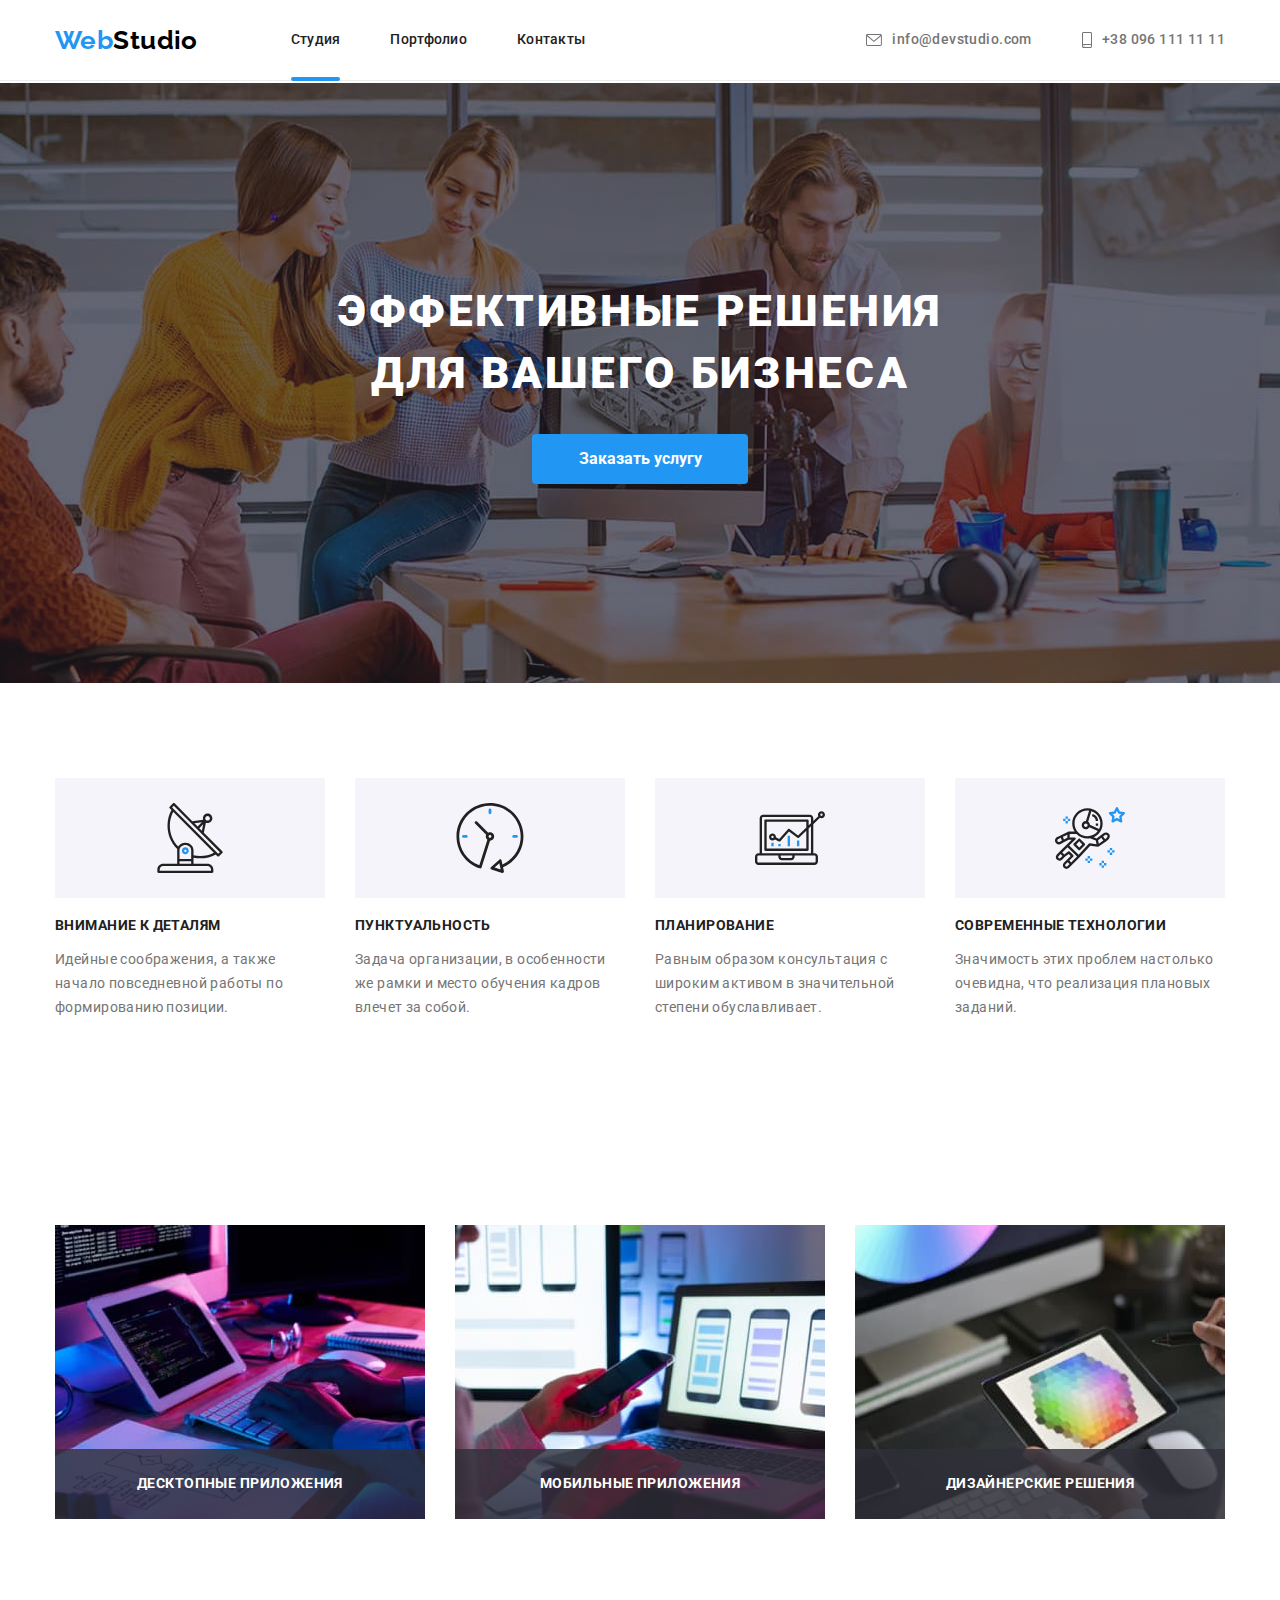
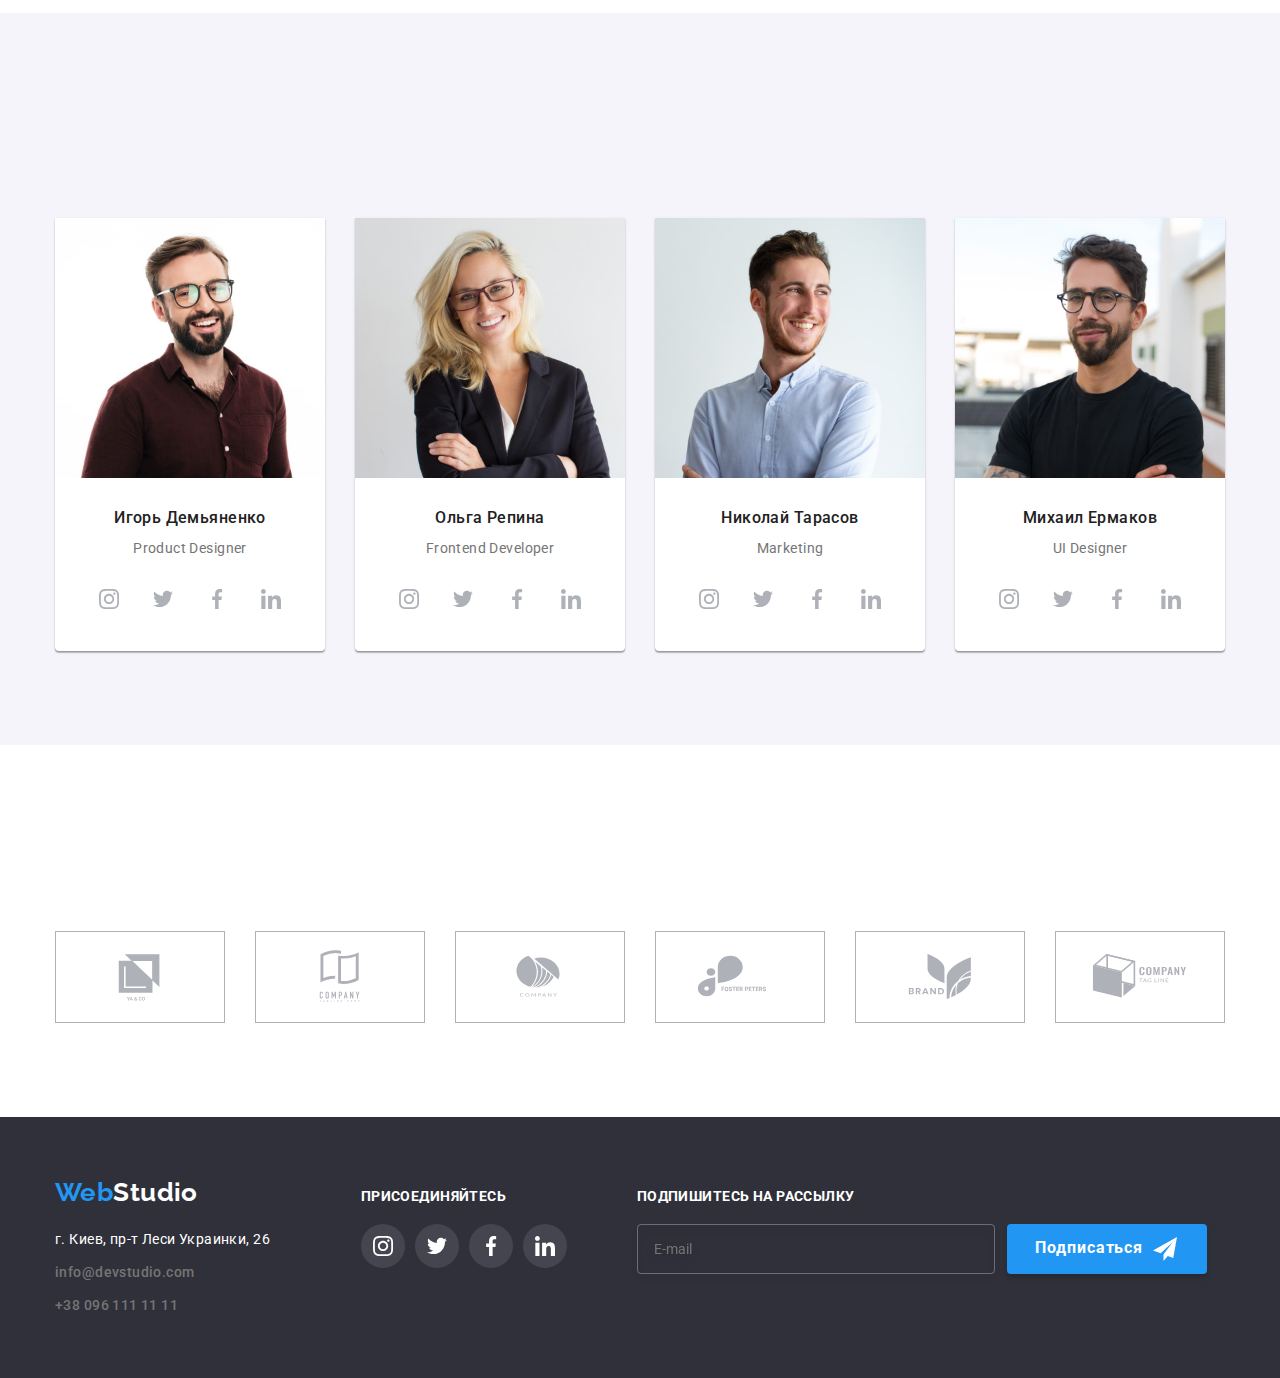
<file: index.html>
<!DOCTYPE html>
<html lang="ru">
<head>
    <meta charset="UTF-8">
    <meta http-equiv="X-UA-Compatible" content="IE=edge">
    <meta name="viewport" content="width=device-width, initial-scale=1.0">
    <title>Document</title>
    <link rel="preconnect" href="https://fonts.googleapis.com">
    <link rel="preconnect" href="https://fonts.gstatic.com" crossorigin>
    <link href="https://fonts.googleapis.com/css2?family=Raleway:wght@700&family=Roboto:wght@400;500;700;900&display=swap" rel="stylesheet">
    <link rel="stylesheet" href="https://cdnjs.cloudflare.com/ajax/libs/modern-normalize/1.1.0/modern-normalize.min.css">
    <link rel="stylesheet" href="https://cdnjs.cloudflare.com/ajax/libs/animate.css/4.1.1/animate.min.css" />
    <link href="https://unpkg.com/aos@2.3.1/dist/aos.css" rel="stylesheet">
    <link rel="stylesheet" href="./css/styles.css">
    <link rel="stylesheet" href="./css/main.min.css">
</head>
<body>
    <header class="header">
        <div class="container">
            <nav class="navigation"><a href="./index.html" class="logo">Web<span class="logo__two">Studio</span></a>
                <ul class="header__list">
                    <li class="header__list-item"><a href="./index.html" class="header__buttons current">Студия</a></li>
                    <li class="header__list-item"><a href="./portfolio.html" class="header__buttons">Портфолио</a></li>
                    <li class="header__list-item"><a href="#" class="header__buttons">Контакты</a></li>
                </ul>
            </nav>
                <ul class="header__list-two">
                    <li class="header__list-two-item"><a href="mailto:info@devstudio.com" class="email"><svg class="email-envelope" width="16" height="12"><use href="./images/icons.svg#icon-envelope"></use></svg>info@devstudio.com</a></li>
                    <li class="phone-contacts"><a href="tel:+380961111111" class="phone"><svg class="smartphone" width="10" height="16">
                        <use href="./images/icons.svg#icon-smartphone"></use>
                    </svg>+38 096 111 11 11</a></li>
                </ul>
        </div>
    </header>
    
    <main>
        <section class="hero">
            <div class="container hero__container">
                <h1 class="decidions">Эффективные решения для вашего бизнеса</h1>
                <button type="button" class="order__button btn" data-modal-open>Заказать услугу</button>
            </div>
        </section>
        <section class="particular-qualities">
            <div class="container">
                <h2 class="our-qualities visually-hidden">Наши особенности</h2>
                <ul class="our-qualities__list">
                    <li class="our-qualities__list-item">
                        <div class="antenna__background">
                            <svg class="antenna" width="70" height="70"><use href="./images/icons.svg#icon-antenna"></use></svg>
                        </div>
                        <div>
                            <h3 class="our-special-quality">Внимание к деталям</h3>
                            <p class="our-qualities__text">Идейные соображения, а также начало повседневной работы по формированию позиции.</p>
                        </div>
                    </li>
                    <li class="our-qualities__list-item">
                        <div class="clock__background"><svg class="clock" width="70" height="70"><use href="./images/icons.svg#icon-clock"></use></svg></div>
                        <div>
                            <h3 class="our-special-quality">Пунктуальность</h3>
                            <p class="our-qualities__text">Задача организации, в особенности же рамки и место обучения кадров влечет за собой.</p>
                        </div>
                    </li>
                    <li class="our-qualities__list-item">
                        <div class="diagram__background"><svg class="diagram" width="70" height="70"><use href="./images/icons.svg#icon-diagram"></use></svg></div>
                        <div>
                            <h3 class="our-special-quality">Планирование</h3>
                            <p class="our-qualities__text">Равным образом консультация с широким активом в значительной степени обуславливает.</p>
                        </div>
                    </li>
                    <li>
                        <div class="astronaut__background"><svg class="astronaut" width="70" height="70"><use href="./images/icons.svg#icon-astronaut"></use></svg></div>
                        <div>
                            <h3 class="our-special-quality">Современные технологии</h3>
                            <p class="our-qualities__text">Значимость этих проблем настолько очевидна, что реализация плановых заданий.</p>
                        </div>
                    </li>

                </ul>

            </div>
        </section>

        <section class="what-we-do__section">
            <div class="container">
                <h2 class="what-we-do" data-aos="zoom-in">Чем мы занимаемся</h2>
                <ul class="what-we-do__list">
                    <li class="what-we-do__photo">
                        <div class="what-we-do__div">
                            <img src="./images/img1.jpg" alt="Человек работает с ноутбуком" width="370" height="294">
                            <p class="what-we-do__wrap">Десктопные приложения</p>
                        </div>
                    </li>
                    <li class="what-we-do__photo">
                        <div class="what-we-do__div">
                            <img src="./images/img7.jpg" alt="Человек работает с телефоном" width="370" height="294">
                            <p class="what-we-do__wrap">Мобильные приложения</p>
                        </div>
                    </li>
                    <li class="what-we-do__photo">
                        <div class="what-we-do__div">
                            <img src="./images/img6.jpg" alt="Человек работает с планшетом" width="370" height="294">
                            <p class="what-we-do__wrap">Дизайнерские решения</p>
                        </div>
                    </li>
                </ul>
            </div>
        </section>

        <section class="team">
            <div class="container">
            <h2 class="our-team" data-aos="zoom-in">Наша команда</h2>
            <ul class="team__list">
                <li class="team__member">
                    <img src="./images/img2.jpg" alt="Улыбающийся мужчина в очках с бородой" width="270" height="260">
                    <div class="name-role">
                        <h3 class="name-surname">Игорь Демьяненко</h3>
                        <p class="role">Product Designer</p>
                        <ul class="media-item__list">
                            <li class="social-media"><a href="" class="media-item media-item-footer"><svg class="instagram" width="20" height="20"><use href="./images/icons.svg#icon-instagram"></use></svg></a></li>
                            <li class="social-media"><a href="" class="media-item media-item-footer"><svg class="twitter" width="20" height="20"><use href="./images/icons.svg#icon-twitter"></use></svg></a></li>
                            <li class="social-media"><a href="" class="media-item media-item-footer"><svg class="facebook" width="20" height="20"><use href="./images/icons.svg#icon-facebook"></use></svg></a></li>
                            <li class="social-media"><a href="" class="media-item media-item-footer"><svg class="linkedin" width="20" height="20"><use href="./images/icons.svg#icon-linkedin"></use></svg></a></li>
                        </ul>
                    </div>
                </li>

                <li class="team__member">
                    <img src="./images/img3.jpg" alt="Улыбающаяся женщина в очках" width="270" height="260">
                    <div class="name-role">
                        <h3 class="name-surname">Ольга Репина</h3>
                        <p class="role">Frontend Developer</p>
                        <ul class="media-item__list">
                            <li class="social-media"><a href="" class="media-item media-item-footer"><svg class="instagram" width="20" height="20"><use href="./images/icons.svg#icon-instagram"></use></svg></a></li>
                            <li class="social-media"><a href="" class="media-item media-item-footer"><svg class="twitter" width="20" height="20"><use href="./images/icons.svg#icon-twitter"></use></svg></a></li>
                            <li class="social-media"><a href="" class="media-item media-item-footer"><svg class="facebook" width="20" height="20"><use href="./images/icons.svg#icon-facebook"></use></svg></a></li>
                            <li class="social-media"><a href="" class="media-item media-item-footer"><svg class="linkedin" width="20" height="20"><use href="./images/icons.svg#icon-linkedin"></use></svg></a></li>
                        </ul>
                    </div>
                </li>

                <li class="team__member">
                    <img src="./images/img4.jpg" alt="Улыбающийся мужчина с маленькой бородой" width="270" height="260">
                    <div class="name-role">
                        <h3 class="name-surname">Николай Тарасов</h3>
                        <p class="role">Marketing</p>
                        <ul class="media-item__list">
                            <li class="social-media"><a href="" class="media-item media-item-footer"><svg class="instagram" width="20" height="20"><use href="./images/icons.svg#icon-instagram"></use></svg></a></li>
                            <li class="social-media"><a href="" class="media-item media-item-footer"><svg class="twitter" width="20" height="20"><use href="./images/icons.svg#icon-twitter"></use></svg></a></li>
                            <li class="social-media"><a href="" class="media-item media-item-footer"><svg class="facebook" width="20" height="20"><use href="./images/icons.svg#icon-facebook"></use></svg></a></li>
                            <li class="social-media"><a href="" class="media-item media-item-footer"><svg class="linkedin" width="20" height="20"><use href="./images/icons.svg#icon-linkedin"></use></svg></a></li>
                        </ul>
                    </div>
                    
                </li>
                
                <li class="team__member">
                    <img src="./images/img5.jpg" alt="Легко улыбающийся мужчина в очках с бородой" width="270" height="260">
                    <div class="name-role">
                        <h3 class="name-surname">Михаил Ермаков</h3>
                        <p class="role">UI Designer</p>
                        <ul class="media-item__list">
                            <li class="media-li"><a href="" class="media-item media-item-footer"><svg class="instagram" width="20" height="20"><use href="./images/icons.svg#icon-instagram"></use></svg></a></li>
                            <li class="media-li"><a href="" class="media-item media-item-footer"><svg class="twitter" width="20" height="20"><use href="./images/icons.svg#icon-twitter"></use></svg></a></li>
                            <li class="media-li"><a href="" class="media-item media-item-footer"><svg class="facebook" width="20" height="20"><use href="./images/icons.svg#icon-facebook"></use></svg></a></li>
                            <li class="media-li"><a href="" class="media-item media-item-footer"><svg class="linkedin" width="20" height="20"><use href="./images/icons.svg#icon-linkedin"></use></svg></a></li>
                        </ul>

                    </div>
                </li>
            </ul>
            </div>
        </section>
        <section class="clients">
            <div class="container">
                <h2 class="our-clients" data-aos="zoom-in">Постоянные клиенты</h2>
                <ul class="clients__list">
                    <li class="clients__list-member"><a href="" class="link-of-clients__list"><svg class="clients__svg" width="106" height="60"><use href="./images/icons.svg#icon-companyone"></use></svg></a></li>
                    <li class="clients__list-member"><a href="" class="link-of-clients__list"><svg class="clients__svg" width="106" height="60"><use href="./images/icons.svg#icon-companytwo"></use></svg></a></li>
                    <li class="clients__list-member"><a href="" class="link-of-clients__list"><svg class="clients__svg" width="106" height="60"><use href="./images/icons.svg#icon-Logothree"></use></svg></a></li>
                    <li class="clients__list-member"><a href="" class="link-of-clients__list"><svg class="clients__svg" width="106" height="60"><use href="./images/icons.svg#icon-Logofour"></use></svg></a></li>
                    <li class="clients__list-member"><a href="" class="link-of-clients__list"><svg class="clients__svg" width="106" height="60"><use href="./images/icons.svg#icon-Logofive"></use></svg></a></li>
                    <li class="clients__list-member"><a href="" class="link-of-clients__list"><svg class="clients__svg" width="106" height="60"><use href="./images/icons.svg#icon-Logosix"></use></svg></a></li>
                </ul>
            </div>
        </section>

    </main>
    <footer class="footer">
        <div class="container">
            <div class="footer__section">
                <a href="./index.html" class="logo">Web<span class="logo__three">Studio</span></a>
                <address>
                    <ul class="footer__list">
                        <li class="footer__list-item"><a href="https://goo.gl/maps/CPtrU1FHBa2aNyZL9" target="_blank" rel="noopener noreferrer nofollow" class="location">г. Киев, пр-т Леси Украинки, 26</a></li>
                        <li class="footer__list-item"><a href="mailto:info@devstudio.com" class="email">info@devstudio.com</a></li>
                        <li class="footer__list-item"><a href="tel:+380961111111" class="phone">+38 096 111 11 11</a></li>
                    </ul>
                </address>
            </div>
            <div class="footer__section">
                <p class="footer__join">Присоединяйтесь</h2>
                <ul class="footer__media-list">
                    <li class="footer__social-media"><a href="" class="footer__media-item media-item-footer"><svg class="footer__instagram" width="20" height="20"><use href="./images/icons.svg#icon-instagram"></use></svg></a></li>
                    <li class="footer__social-media"><a href="" class="footer__media-item media-item-footer"><svg class="footer__twitter" width="20" height="20"><use href="./images/icons.svg#icon-twitter"></use></svg></a></li>
                    <li class="footer__social-media"><a href="" class="footer__media-item media-item-footer"><svg class="footer__facebook" width="20" height="20"><use href="./images/icons.svg#icon-facebook"></use></svg></a></li>
                    <li class="footer__social-media"><a href="" class="footer__media-item media-item-footer"><svg class="footer__linkedin" width="20" height="20"><use href="./images/icons.svg#icon-linkedin"></use></svg></a></li>
                </ul>
            </div>
            <div>
                <p class="footer__sign-up">Подпишитесь на рассылку</p>
                <form class="online__form">
                    <input type="email" class="online__input" placeholder="E-mail">
                    <button type="submit" class="online__btn btn">Подписаться <svg class="send-icon" width="24" height="24"><use href="./images/icons.svg#icon-icon-send"></use></svg></button>
                </form>

            </div>
        </div>
    </footer>
    <div class="backdrop is-hidden" data-modal>
        <div class="modal">
            <button type="button" class="modal-close" data-modal-close><svg class="modal-icon" width="18" height="18"><use href="./images/icons.svg#icon-close-black-18dp3"></use></svg></button>
            <p class="modal-title">Оставьте свои данные, мы вам перезвоним</p>
            <form action="" class="modal-form">
                <div class="input-field">
                    <label for="user-first-name" class="modal-form-p">Имя</label>     
                    
                    <div class="input-wrap">
                        <input type="text" class="form-input" name="user-name" required id="user-first-name">
                        <svg class="modal-form-svg" width="18" height="18"><use href="./images/icons.svg#icon-person-black-18dp"></use></svg>
                    </div>
                    
                </div>

                <div class="input-field">
                    <label for="user-tel" class="modal-form-p">Телефон</label>
                    <div class="input-wrap">
                        <input type="tel" class="form-input" name="user-phone" required id="user-tel">
                        <svg class="modal-form-svg" width="18" height="18"><use href="./images/icons.svg#icon-phone-black-18dp"></use></svg>
                    </div>
                </div>
                
                <div class="input-field">
                    <label for="user-poshta" class="modal-form-p">Почта</label>
                    <div class="input-wrap">
                        <input type="email" class="form-input" name="user-mail" required id="user-poshta">
                        <svg class="modal-form-svg" width="18" height="18"><use href="./images/icons.svg#icon-email-black-18dp"></use></svg>
                    </div>
                </div>
                
                <div class="input-field">
                    <label for="user-comm" class="modal-form-p">Комментарий</label>
                    <textarea name="user-comment" id="user-comm" cols="30" rows="10" placeholder="Введите текст" class="form-input-comment"></textarea>
                </div>
                
                <div class="input-field">
                    <input type="checkbox" name="user-policy" value="true" class="input-check visually-hidden" id="user-policy">
                    <label for="user-policy" class="check-text"> <span><svg class="check-icon" width="16" height="15"><use href="./images/icons.svg#icon-Vector"></use></svg></span>Погоджуюся з розсилкою та приймаю &nbsp <a href="#" class="link-input"> Умови договору</a></label>

                </div>

                <div class="button-field">
                    <button type="submit" class="send-btn btn">Отправить</button>
                </div>
            </form>
        </div>
    </div>
    <script src="https://unpkg.com/aos@2.3.1/dist/aos.js"></script>
    <script>
        AOS.init();
    </script>
    <script src="./js/modal.js"></script>
</body>
</html>
</file>
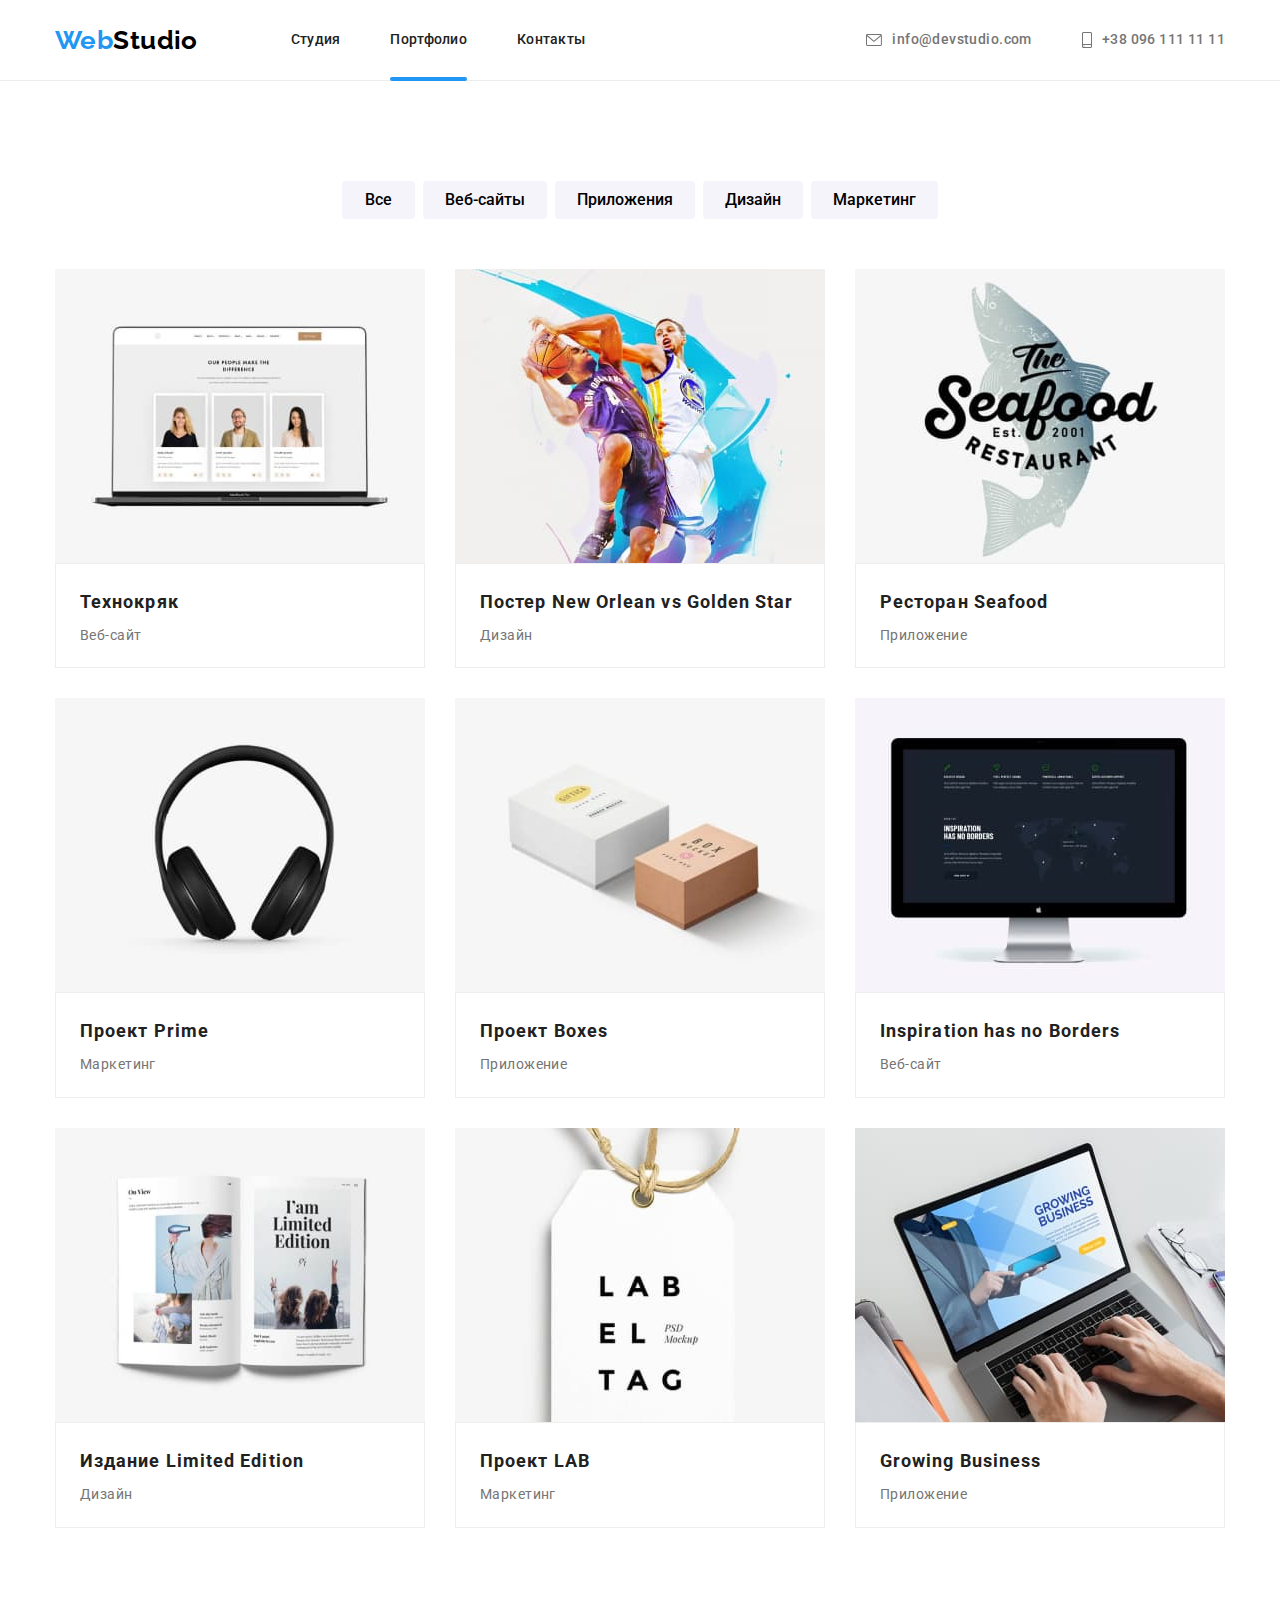
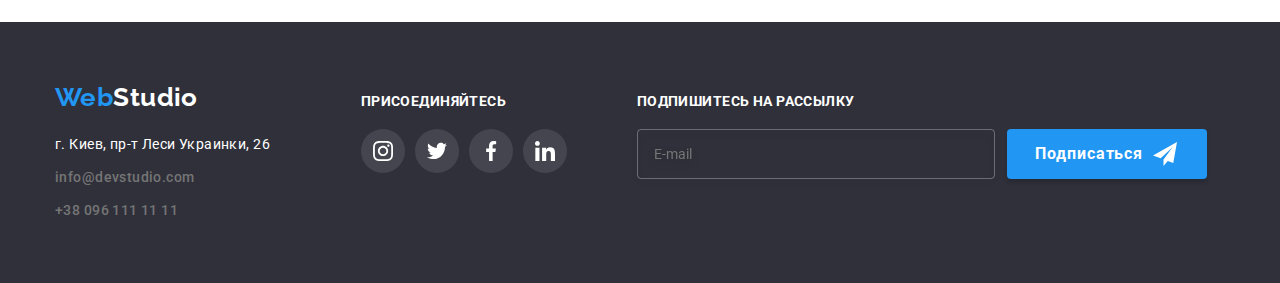
<file: portfolio.html>
<!DOCTYPE html>
<html lang="en">
<head>
    <meta charset="UTF-8">
    <meta http-equiv="X-UA-Compatible" content="IE=edge">
    <meta name="viewport" content="width=device-width, initial-scale=1.0">
    <title>Document</title>
    <link rel="preconnect" href="https://fonts.googleapis.com">
    <link rel="preconnect" href="https://fonts.gstatic.com" crossorigin>
    <link href="https://fonts.googleapis.com/css2?family=Raleway:wght@700&family=Roboto:wght@400;500;700;900&display=swap" rel="stylesheet">
    <link rel="stylesheet" href="https://cdnjs.cloudflare.com/ajax/libs/modern-normalize/1.1.0/modern-normalize.min.css">
    <link rel="stylesheet" href="./css/styles.css">
    <link rel="stylesheet" href="./css/main.min.css">
</head>
<body>
    <header class="header">
        <div class="container">
            <nav class="navigation"><a href="./index.html" class="logo">Web<span class="logo__two">Studio</span></a>
                <ul class="header__list">
                    <li class="header__list-item"><a href="./index.html" class="header__buttons">Студия</a></li>
                    <li class="header__list-item"><a href="./portfolio.html" class="header__buttons current">Портфолио</a></li>
                    <li class="header__list-item"><a href="#" class="header__buttons">Контакты</a></li>
                </ul>
            </nav>
            <ul class="header__list-two">
                <li class="header__list-two-item"><a href="mailto:info@devstudio.com" class="email"><svg
                            class="email-envelope" width="16" height="12">
                            <use href="./images/icons.svg#icon-envelope"></use>
                        </svg>info@devstudio.com</a></li>
                <li class="phone-contacts"><a href="tel:+380961111111" class="phone"><svg class="smartphone" width="10"
                            height="16">
                            <use href="./images/icons.svg#icon-smartphone"></use>
                        </svg>+38 096 111 11 11</a></li>
            </ul>
        </div>
    </header>

        <main>
            <section class="our-works__list">
                <div class="container">
                    <h1 class="visually-hidden">Наши работы</h1>
                    <ul class="list-portfolio">
                        <li class="list-portfolio__item"><button type="button" class="buttons-portfolio">Все</button></li>
            
                        <li class="list-portfolio__item"><button type="button" class="buttons-portfolio">Веб-сайты</button></li>
            
                        <li class="list-portfolio__item"><button type="button" class="buttons-portfolio">Приложения</button></li>
            
                        <li class="list-portfolio__item"><button type="button" class="buttons-portfolio">Дизайн</button></li>
            
                        <li class="list-portfolio__item"><button type="button" class="buttons-portfolio">Маркетинг</button></li>
                    </ul>
            
                
                    <ul class="works-list">
                        <li class="works-list__item">
                            <a href="#" class="works-list__link">
                                <div class="portfolio__up-text__wrap"><img src="./images/portf1.jpg" alt="Ноутбук с открытым веб-сайтом" width="370" height="294">
                                <p class="portfolio__up-text">Ресурс пропонує комплексні пропозиції з різним рівнем функціоналу та сервісів. Все це дозволить відвідувачу отримати вичерпні відомості про компанію чи приватну особу.</p></div>
                            <div class="works-list__description">
                                <h2 class="portfolio-title">Технокряк</h2>
                                <p class="colour-type-of-work">Веб-сайт</p>
                            </div></a>
                        </li>
                        <li class="works-list__item">
                            <a href="#" class="works-list__link">
                                <div class="portfolio__up-text__wrap"><img src="./images/portf2.jpg" alt="Ноутбук с открытым веб-сайтом" width="370" height="294">
                                <p class="portfolio__up-text">Ресурс пропонує комплексні пропозиції з різним рівнем функціоналу та сервісів. Все це дозволить відвідувачу отримати вичерпні відомості про компанію чи приватну особу.</p></div>
                            <div class="works-list__description">
                                <h2 class="portfolio-title">Постер New Orlean vs Golden Star</h2>
                                <p class="colour-type-of-work">Дизайн</p>
                            </div></a>
                        </li>
                        <li class="works-list__item">
                            <a href="#" class="works-list__link">
                                <div class="portfolio__up-text__wrap"><img src="./images/portf3.jpg" alt="Ноутбук с открытым веб-сайтом" width="370" height="294">
                                <p class="portfolio__up-text">Ресурс пропонує комплексні пропозиції з різним рівнем функціоналу та сервісів. Все це дозволить відвідувачу отримати вичерпні відомості про компанію чи приватну особу.</p></div>
                            <div class="works-list__description">
                                <h2 class="portfolio-title">Ресторан Seafood</h2>
                                <p class="colour-type-of-work">Приложение</p>
                            </div></a>
                        </li>
                        <li class="works-list__item">
                            <a href="#" class="works-list__link">
                                <div class="portfolio__up-text__wrap"><img src="./images/portf4.jpg" alt="Ноутбук с открытым веб-сайтом" width="370" height="294">
                                <p class="portfolio__up-text">Ресурс пропонує комплексні пропозиції з різним рівнем функціоналу та сервісів. Все це дозволить відвідувачу отримати вичерпні відомості про компанію чи приватну особу.</p></div>
                            <div class="works-list__description">
                                <h2 class="portfolio-title">Проект Prime</h2>
                                <p class="colour-type-of-work">Маркетинг</p>
                            </div>
                            </a>
                        </li>
                        <li class="works-list__item">
                            <a href="#" class="works-list__link">
                                <div class="portfolio__up-text__wrap"><img src="./images/portf5.jpg" alt="Ноутбук с открытым веб-сайтом" width="370" height="294">
                                <p class="portfolio__up-text">Ресурс пропонує комплексні пропозиції з різним рівнем функціоналу та сервісів. Все це дозволить відвідувачу отримати вичерпні відомості про компанію чи приватну особу.</p></div>
                            <div class="works-list__description">
                                <h2 class="portfolio-title">Проект Boxes</h2>
                                <p class="colour-type-of-work">Приложение</p>
                            </div></a>
                        </li>
                        <li class="works-list__item">
                            <a href="#" class="works-list__link">
                                <div class="portfolio__up-text__wrap"><img src="./images/portf6.jpg" alt="Ноутбук с открытым веб-сайтом" width="370" height="294">
                                <p class="portfolio__up-text">Ресурс пропонує комплексні пропозиції з різним рівнем функціоналу та сервісів. Все це дозволить відвідувачу отримати вичерпні відомості про компанію чи приватну особу.</p></div>
                            <div class="works-list__description">
                                <h2 class="portfolio-title">Inspiration has no Borders</h2>
                                <p class="colour-type-of-work">Веб-сайт</p>
                            </div></a>
                        </li>
                        <li class="works-list__item">
                            <a href="#" class="works-list__link">
                                <div class="portfolio__up-text__wrap"><img src="./images/portf7.jpg" alt="Ноутбук с открытым веб-сайтом" width="370" height="294">
                                <p class="portfolio__up-text">Ресурс пропонує комплексні пропозиції з різним рівнем функціоналу та сервісів. Все це дозволить відвідувачу отримати вичерпні відомості про компанію чи приватну особу.</p></div>
                            <div class="works-list__description">
                                <h2 class="portfolio-title">Издание Limited Edition</h2>
                                <p class="colour-type-of-work">Дизайн</p>
                            </div></a>
                        </li>
                        <li class="works-list__item">
                            <a href="#" class="works-list__link">
                                <div class="portfolio__up-text__wrap"><img src="./images/portf8.jpg" alt="Ноутбук с открытым веб-сайтом" width="370" height="294">
                                <p class="portfolio__up-text">Ресурс пропонує комплексні пропозиції з різним рівнем функціоналу та сервісів. Все це дозволить відвідувачу отримати вичерпні відомості про компанію чи приватну особу.</p></div>
                            <div class="works-list__description">
                                <h2 class="portfolio-title">Проект LAB</h2>
                                <p class="colour-type-of-work">Маркетинг</p>
                            </div></a>
                        </li>
                        <li class="works-list__item">
                            <a href="#" class="works-list__link">
                                <div class="portfolio__up-text__wrap"><img src="./images/portf9.jpg" alt="Ноутбук с открытым веб-сайтом" width="370" height="294">
                                <p class="portfolio__up-text">Ресурс пропонує комплексні пропозиції з різним рівнем функціоналу та сервісів. Все це дозволить відвідувачу отримати вичерпні відомості про компанію чи приватну особу.</p></div>
                            <div class="works-list__description">
                                <h2 class="portfolio-title">Growing Business</h2>
                                <p class="colour-type-of-work">Приложение</p>
                            </div></a>
                        </li>
                    </ul>
                </div>
            </section>
        </main>

        <footer class="footer">
            <div class="container">
                <div class="footer__section">
                    <a href="./index.html" class="logo">Web<span class="logo__three">Studio</span></a>
                    <address>
                        <ul class="footer__list">
                            <li class="footer__list-item"><a href="https://goo.gl/maps/CPtrU1FHBa2aNyZL9" target="_blank"
                                    rel="noopener noreferrer nofollow" class="location">г. Киев, пр-т Леси Украинки, 26</a></li>
                            <li class="footer__list-item"><a href="mailto:info@devstudio.com"
                                    class="email">info@devstudio.com</a></li>
                            <li class="footer__list-item"><a href="tel:+380961111111" class="phone">+38 096 111 11 11</a></li>
                        </ul>
                    </address>
                </div>
                <div class="footer__section">
                    <p class="footer__join">Присоединяйтесь</h2>
                    <ul class="footer__media-list">
                        <li class="footer__social-media"><a href="" class="footer__media-item media-item-footer"><svg class="footer__instagram"
                                    width="20" height="20">
                                    <use href="./images/icons.svg#icon-instagram"></use>
                                </svg></a></li>
                        <li class="footer__social-media"><a href="" class="footer__media-item media-item-footer"><svg class="footer__twitter"
                                    width="20" height="20">
                                    <use href="./images/icons.svg#icon-twitter"></use>
                                </svg></a></li>
                        <li class="footer__social-media"><a href="" class="footer__media-item media-item-footer"><svg class="footer__facebook"
                                    width="20" height="20">
                                    <use href="./images/icons.svg#icon-facebook"></use>
                                </svg></a></li>
                        <li class="footer__social-media"><a href="" class="footer__media-item media-item-footer"><svg class="footer__linkedin"
                                    width="20" height="20">
                                    <use href="./images/icons.svg#icon-linkedin"></use>
                                </svg></a></li>
                    </ul>
                </div>
                <div>
                    <p class="footer__sign-up">Подпишитесь на рассылку</p>
                    <form class="online__form">
                        <input type="email" class="online__input" placeholder="E-mail">
                        <button type="submit" class="online__btn btn">Подписаться <svg class="send-icon" width="24" height="24">
                                <use href="./images/icons.svg#icon-icon-send"></use>
                            </svg></button>
                    </form>
        
                </div>
            </div>
        </footer>
</body>
</html>
</file>
<file: css/styles.css>

</file>
<file: css/main.min.css>
:root{--primary-text-colour: #212121;--accent-text-colour: #2196F3;--background-colour: #FFFFFF;--black-colour: #000;--grey-colour: #2F303A;--light-grey-colour: #757575;--for-one-white: #F5F4FA;--smth-grey: #EEEEEE;--for-header: #ECECEC;--for-media: #AFB1B8}.visually-hidden{position:absolute;white-space:nowrap;width:1px;height:1px;overflow:hidden;border:0;padding:0;clip:rect(0 0 0 0);clip-path:inset(50%);margin:-1px}.container{width:1200px;padding-left:15px;padding-right:15px;margin:0 auto}.list-member{border-radius:4px;margin-right:30px;width:170px;height:92px}.list-member:last-child{margin-right:0}.list-member:hover,.list-member:focus{border:1px solid var(--accent-text-colour)}.media-item-footer{width:44px;height:44px;border-radius:50%;display:flex;align-items:center;justify-content:center;transition:background-color 250ms cubic-bezier(0.4, 0, 0.2, 1)}.media-item-footer:hover,.media-item-footer:focus{background-color:var(--accent-text-colour)}.btn{font-weight:700;font-size:16px;line-height:30px;cursor:pointer;background-color:var(--accent-text-colour);color:var(--background-colour);border:1px rgba(0,0,0,0);transition:background-color 250ms cubic-bezier(0.4, 0, 0.2, 1)}.btn:hover,.btn:focus{background:#188ce8;box-shadow:0px 4px 4px rgba(0,0,0,.15)}a{display:inline-block;text-decoration:none}img{display:block;max-width:100%;height:auto}ul{padding:0;margin:0;list-style:none}body{background-color:var(--background-colour);color:var(--primary-text-colour);font-family:"Roboto",sans-serif;font-size:14px;line-height:1.71;letter-spacing:.03em}.header{border-bottom:1px solid var(--for-header)}.header .container{display:flex;align-items:center}.logo{font-family:"Raleway",sans-serif;font-weight:700;font-size:26px;line-height:1.19;color:var(--accent-text-colour);margin-right:93px;display:block;display:flex}.logo__two{color:var(--black-colour);display:flex}.current:after{content:"";position:absolute;display:block;width:100%;height:4px;bottom:-1px;left:0;background-color:var(--accent-text-colour);border:none;border-radius:2px}.header__list{margin:0;padding:0;display:block;display:flex;align-items:center}.header__list .header__list-item{margin-right:50px}.header__list .header__list-item:last-child{margin-right:0}.header__list .phone-contacts{margin-right:0}.header__list:hover,.header__list:focus{color:var(--accent-text-colour)}.header__list-two{margin:0;padding:0;display:block;display:flex;align-items:center}.header__list-two .header__list-two-item{margin-right:50px}.header__list-two:hover,.header__list-two:focus{color:var(--accent-text-colour)}.navigation{margin-right:auto;display:flex;align-items:center}.header__buttons{position:relative;font-weight:500;font-size:14px;line-height:1.14;letter-spacing:.02em;color:var(--primary-text-colour);padding-top:32px;padding-bottom:32px;display:inline-block;transition:color 250ms cubic-bezier(0.4, 0, 0.2, 1)}.header__buttons:hover,.header__buttons:focus{color:var(--accent-text-colour)}.phone{color:var(--light-grey-colour);font-weight:500;display:flex;align-items:center;fill:currentColor;transition:color 250ms cubic-bezier(0.4, 0, 0.2, 1)}.phone:focus,.phone:hover{color:var(--accent-text-colour)}.email{color:var(--light-grey-colour);font-weight:500;display:flex;align-items:center;fill:currentColor;transition:color 250ms cubic-bezier(0.4, 0, 0.2, 1)}.email:focus,.email:hover{color:var(--accent-text-colour)}.email-envelope{margin-right:10px}.smartphone{margin-right:10px}.smartphone:hover,.smartphone:focus{fill:var(--accent-text-colour)}.hero{background-image:linear-gradient(rgba(47, 48, 58, 0.4), rgba(47, 48, 58, 0.4)),url(../images/hero.jpg);background-position:center;background-size:1600px 600px;background-repeat:no-repeat;text-align:center;padding-bottom:200px;padding-top:200px}.order__button{display:inline-block;font-size:16px;font-weight:700;line-height:1.875;cursor:pointer;background-color:var(--accent-text-colour);color:var(--background-colour);border:1px rgba(0,0,0,0);padding:10px 32px;min-width:216px;border-radius:4px;transition:background-color 250ms cubic-bezier(0.4, 0, 0.2, 1)}.order__button:hover,.order__button:focus{background:#188ce8;box-shadow:0px 4px 4px rgba(0,0,0,.15)}.decidions{font-weight:900;font-size:44px;line-height:1.4;letter-spacing:.06em;text-transform:uppercase;color:var(--background-colour);margin-top:0px;margin-bottom:30px}.hero__container{width:696px}.particular-qualities{padding-top:94px}.our-qualities{font-weight:700;font-size:36px;line-height:1.7;text-align:center;margin-top:0;margin-bottom:50px}.our-qualities__list{display:flex;padding-left:0px}.our-qualities__list-item{margin-right:30px}.diagram__background,.clock__background,.antenna__background,.astronaut__background{background-color:var(--for-one-white);width:270px;height:120px;display:flex;align-items:center;justify-content:center;margin-bottom:20px}.our-special-quality{margin-top:0;font-weight:700;font-size:14px;line-height:1.14;text-transform:uppercase}.our-qualities__text{font-weight:400;font-size:14px;line-height:1.7;color:var(--light-grey-colour);margin:0}.what-we-do__section{padding-bottom:94px;padding-top:94px}.what-we-do{font-weight:700;font-size:36px;line-height:1.7;text-align:center;margin-top:0;margin-bottom:50px}.what-we-do__list{display:flex;margin-bottom:0;margin-top:0;padding-left:0}.what-we-do__list .what-we-do__photo{margin-right:30px}.what-we-do__list .what-we-do__photo:last-child{margin-right:0px}.what-we-do__div{position:relative}.what-we-do__wrap{font-weight:700;font-size:14px;line-height:1.14;text-align:center;letter-spacing:.03em;text-transform:uppercase;color:var(--background-colour);background-color:rgba(47,48,58,.8);padding-top:27px;width:370px;height:70px;position:absolute;bottom:0;margin:0}.team{background-color:var(--for-one-white);padding-top:94px;padding-bottom:94px;margin-left:0;margin-bottom:0;margin-top:0}.team__list{display:flex}.our-team{font-weight:700;font-size:36px;line-height:1.7;text-align:center;margin-top:0;margin-bottom:50px}.team__member{box-shadow:0px 1px 3px rgba(0,0,0,.12),0px 1px 1px rgba(0,0,0,.14),0px 2px 1px rgba(0,0,0,.2);border-radius:0px 0px 4px 4px;background-color:var(--background-colour)}.team__member:last-child{margin-right:0}.team__list .team__member:not(:last-child){margin-right:30px}.name-surname{font-weight:500;font-size:16px;line-height:1.19;text-align:center;margin-top:0;margin-bottom:10px}.role{font-weight:400;font-size:14px;line-height:1.7;color:var(--light-grey-colour);text-align:center;margin:0;margin-bottom:16px}.name-role{padding-top:30px;padding-bottom:30px}.media-item__list{display:flex;margin-right:10px;align-items:center;justify-content:center;padding:0}.media-item__list:last-child{margin-right:0px;gap:10px}.media-item{background-color:var(--background-colour);color:var(--for-media);fill:currentColor;transition:color 250ms cubic-bezier(0.4, 0, 0.2, 1),background-color 250ms cubic-bezier(0.4, 0, 0.2, 1)}.media-item:hover,.media-item:focus{background-color:var(--accent-text-colour);fill:var(--background-colour)}.our-clients{font-weight:700;font-size:36px;line-height:1.17;text-align:center;letter-spacing:.03em;margin:0;margin-bottom:50px}.clients{padding-top:94px;padding-bottom:94px}.clients__list{display:flex}.link-of-clients__list{border:1px solid var(--for-media);width:100%;height:100%;display:flex;align-items:center;justify-content:center;color:var(--for-media);fill:currentColor;transition:color 250ms cubic-bezier(0.4, 0, 0.2, 1),border 250ms cubic-bezier(0.4, 0, 0.2, 1)}.link-of-clients__list:hover,.link-of-clients__list:focus{color:var(--accent-text-colour);border:1px solid var(--accent-text-colour)}.clients__svg:hover,.clients__svg:focus{fill:currentColor}.clients__list-member{border-radius:4px;margin-right:30px;width:170px;height:92px}.clients__list-member:last-child{margin-right:0}.clients__list-member:hover,.clients__list-member:focus{border:1px solid var(--accent-text-colour)}.footer{background-color:var(--grey-colour);padding-top:60px;padding-bottom:60px;display:flex}.footer .container{display:flex;align-items:baseline}.location{font-size:14px;line-height:1.7;color:var(--background-colour);background-color:var(--grey-colour);transition:color 250ms cubic-bezier(0.4, 0, 0.2, 1)}.location:hover,.location:focus{color:var(--accent-text-colour)}.footer__section{margin-right:70px}.footer__join{font-weight:700;font-size:14px;line-height:16px;margin-top:0;margin-bottom:20px;letter-spacing:.03em;text-transform:uppercase;color:var(--background-colour)}.footer__sign-up{font-weight:700;font-size:14px;line-height:16px;margin-top:0;margin-bottom:20px;letter-spacing:.03em;text-transform:uppercase;color:var(--background-colour)}.footer__media-list{display:flex;align-items:center;margin-bottom:0}.footer__social-media{margin-right:10px}.footer__social-media:last-child{margin-right:0}.footer__media-item{width:44px;height:44px;border-radius:50%;background-color:rgba(255,255,255,.1);display:flex;align-items:center;justify-content:center;transition:background-color 250ms cubic-bezier(0.4, 0, 0.2, 1)}.footer__media-item:hover,.footer__media-item:focus{background-color:var(--accent-text-colour)}.footer__linkedin{fill:var(--background-colour)}.footer__linkedin:focus,.footer__linkedin:hover{fill:var(--background-colour)}.footer__instagram{fill:var(--background-colour)}.footer__instagram:focus,.footer__instagram:hover{fill:var(--background-colour)}.footer__twitter{fill:var(--background-colour)}.footer__twitter:focus,.footer__twitter:hover{fill:var(--background-colour)}.footer__facebook{fill:var(--background-colour)}.footer__facebook:focus,.footer__facebook:hover{fill:var(--background-colour)}.online__form{display:flex}.online__input{width:358px;height:50px;border:1px solid rgba(255,255,255,.3);filter:drop-shadow(0px 4px 4px rgba(0, 0, 0, 0.15));border-radius:4px;background-color:rgba(0,0,0,0);padding-right:16px;padding-left:16px;margin-right:12px}.online__btn{width:200px;height:50px;background:var(--accent-text-colour);box-shadow:0px 4px 4px rgba(0,0,0,.15);border-radius:4px;border:1px rgba(0,0,0,0);font-weight:700;font-size:16px;line-height:1.8;color:var(--background-colour);display:flex;align-items:center;text-align:center;padding-left:28px;letter-spacing:.06em;cursor:pointer}.send-icon{fill:var(--background-colour);margin-left:10px}.footer__list{font-style:normal;margin:0;padding:0}.footer__list:hover,.footer__list:focus{color:var(--accent-text-colour)}.footer__list-item:not(:last-child){margin-bottom:9px}.logo__three{color:var(--background-colour);margin-bottom:20px}.our-works__list{padding-bottom:94px;padding-top:100px}.list-portfolio{display:flex;margin-bottom:50px;padding-left:0;justify-content:center}.list-portfolio .list-portfolio__item{margin-right:8px}.list-portfolio :last-child{margin-right:0}.buttons-portfolio{display:inline-block;cursor:pointer;font-size:16px;line-height:1.6;font-weight:500;text-align:center;font-family:inherit;background-color:var(--for-one-white);border:1px rgba(0,0,0,0);border-radius:4px;padding:6px 22px;min-width:73px;transition:box-shadow 250ms cubic-bezier(0.4, 0, 0.2, 1);transition:color 250ms cubic-bezier(0.4, 0, 0.2, 1);transition:background-color 250ms cubic-bezier(0.4, 0, 0.2, 1)}.buttons-portfolio:hover,.buttons-portfolio:focus{color:var(--background-colour);background-color:var(--accent-text-colour);box-shadow:0px 3px 1px rgba(0,0,0,.1),0px 1px 2px rgba(0,0,0,.08),0px 2px 2px rgba(0,0,0,.12)}.works-list__link{transition:box-shadow 250ms cubic-bezier(0.4, 0, 0.2, 1)}.works-list__link:focus,.works-list__link:hover{box-shadow:0px 1px 1px rgba(0,0,0,.12),0px 4px 4px rgba(0,0,0,.06),1px 4px 6px rgba(0,0,0,.16)}.works-list{display:flex;flex-wrap:wrap;text-align:center;margin:0;padding:0;margin-right:-30px;margin-bottom:-30px}.works-list .works-list__item{width:370px;margin-right:30px;margin-bottom:30px}.works-list__link:hover .portfolio__up-text,.works-list__link:focus .portfolio__up-text{transform:translateY(0)}.portfolio__up-text__wrap{position:relative;overflow:hidden}.portfolio__up-text{position:absolute;text-align:start;top:0;left:0;font-weight:400;font-size:18px;line-height:1.56;letter-spacing:.03em;color:#fff;background-color:rgba(33,150,243,.9);padding:63px 24px;height:100%;transform:translateY(100%);transition:transform 250ms cubic-bezier(0.4, 0, 0.2, 1);margin:0}.works-list__description{padding:20px 24px;border:1px solid var(--smth-grey)}.portfolio-title{font-size:18px;line-height:2;letter-spacing:.06em;margin-top:0;margin-bottom:4px;text-align:start;color:var(--primary-text-colour)}.buttons-ptf:hover,.buttons-ptf:focus{background-color:var(--accent-text-colour);color:var(--background-colour);box-shadow:0px 3px 1px rgba(0,0,0,.1),0px 1px 2px rgba(0,0,0,.08),0px 2px 2px rgba(0,0,0,.12)}.colour-type-of-work{color:var(--light-grey-colour);margin:0;text-align:start}.backdrop{position:fixed;top:0;width:100%;height:100%;background-color:rgba(48,48,48,.467);transition:opacity 250ms cubic-bezier(0.4, 0, 0.2, 1),visibility 250ms}.modal{position:absolute;width:528px;min-height:581px;background-color:var(--background-colour);box-shadow:0px 1px 3px rgba(0,0,0,.12),0px 1px 1px rgba(0,0,0,.14),0px 2px 1px rgba(0,0,0,.2);border-radius:4px;top:50%;left:50%;transform:translate(-50%, -50%) scale(1);transition:transform 250ms;padding:40px}.backdrop.is-hidden .modal{transform:translate(-50%, -50%) scale(0)}.modal-close{position:absolute;right:8px;top:8px;width:30px;height:30px;border:1px solid rgba(0,0,0,.1);border-radius:50%;background-color:rgba(0,0,0,0)}.modal-close:focus,.modal-close:hover{fill:var(--accent-text-colour)}.modal-icon{position:absolute;top:50%;left:50%;transform:translate(-50%, -50%)}.is-hidden{opacity:0;visibility:hidden;pointer-events:none}.no-scroll{overflow:hidden}.modal-title{font-weight:700;font-size:20px;line-height:1.15;text-align:center;letter-spacing:.03em;color:var(--primary-text-colour);margin-bottom:30px;margin-top:0}.form-input{padding-left:42px;padding-right:42px;width:100%;height:40px;border:1px solid rgba(33,33,33,.2);border-radius:4px;font-size:12px}.form-input:focus{outline-color:var(--accent-text-colour)}.input-wrap{position:relative}.input-field{margin-bottom:10px}.modal-form-p{font-weight:400;font-size:12px;line-height:1.17;letter-spacing:.01em;color:var(--light-grey-colour)}.form-input-comment{width:448px;height:120px;border:1px solid rgba(33,33,33,.2);border-radius:4px;padding-left:16px;padding-top:12px;resize:none}.form-input-comment:focus{outline-color:var(--accent-text-colour)}.form-input-comment::placeholder{position:absolute;font-weight:400;font-size:12px;line-height:1.17;letter-spacing:.01em;color:rgba(117,117,117,.5)}.modal-form-svg{position:absolute;left:15px;top:50%;transform:translateY(-50%)}.form-input:focus+.modal-form-svg{fill:var(--accent-text-colour)}.button-field{text-align:center}.send-btn{width:200px;height:50px;align-items:center;text-align:center;letter-spacing:.06em}.check-text{display:flex;font-weight:400;font-size:14px;line-height:1.71;letter-spacing:.03em;color:var(--light-grey-colour);align-items:center;justify-content:center}.check-text span{width:16px;height:15px;border:2px solid var(--primary-text-colour);border-radius:3px;margin-right:5px;display:flex;align-items:center;justify-content:center;transition:background-color 250ms cubic-bezier(0.4, 0, 0.2, 1)}.check-text span:focus{border:2px solid var(--accent-text-colour)}.input-check:checked+.check-text span{background-color:var(--accent-text-colour);border:none}.check-icon{fill:rgba(0,0,0,0)}.input-check:checked+.check-text .check-icon{fill:var(--background-colour);border:none}.link-input{color:var(--accent-text-colour);text-decoration:underline var(--accent-text-colour)}/*# sourceMappingURL=main.min.css.map */
</file>
